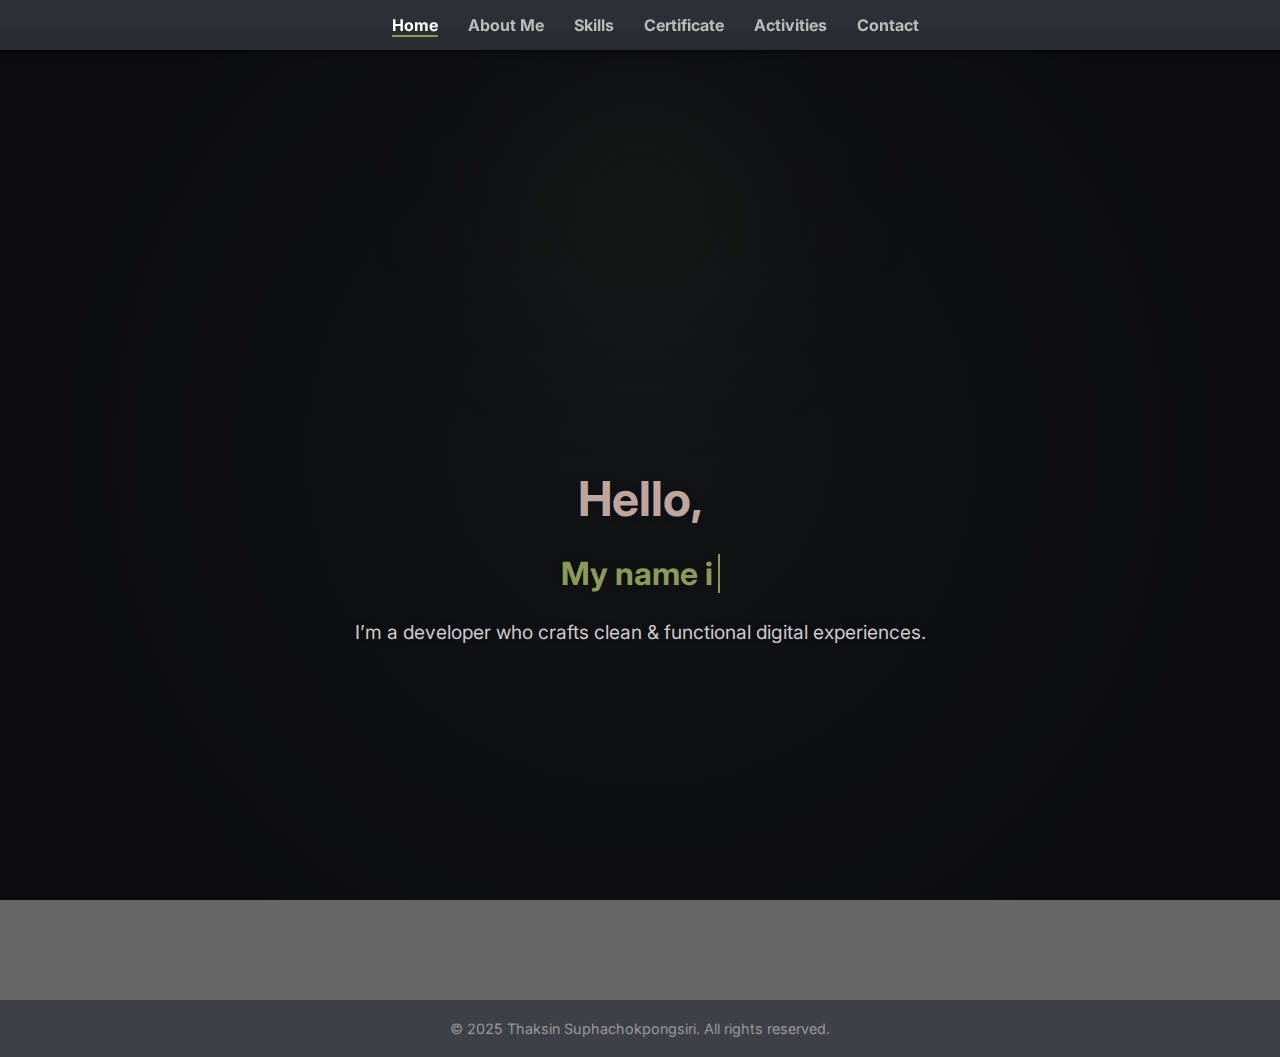
<file: index.html>
<!DOCTYPE html>
<html lang="en">
<head>
  <meta charset="UTF-8" />
  <meta name="viewport" content="width=device-width, initial-scale=1.0"/>
  <title>Home - Thaksin Suphachokpongsiri</title>
  <link rel="stylesheet" href="css/style.css" />
  <link rel="icon" href="favicon.ico" type="image/x-icon" />
  <link href="https://fonts.googleapis.com/css2?family=Inter:wght@400;700&display=swap" rel="stylesheet">
  <meta property="og:title" content="Thaksin Suphachokpongsiri - Developer Portfolio" />
  <meta property="og:description" content="Crafting clean & functional digital experiences." />
  <meta property="og:image" content="profile.jpg" />
</head>
<body>

  <!-- 🌐 Navigation -->
  <nav>
    <ul>
      <!-- 🌐 Navigation -->
<nav>
  <ul>
    <li><a href="index.html" class="active">Home</a></li>
    <li><a href="about.html">About Me</a></li>
    <li><a href="skills.html">Skills</a></li>
    <li><a href="certificate.html">Certificate</a></li>
    <li><a href="activities.html">Activities</a></li>
    <li><a href="contact.html">Contact</a></li>
  </ul>
</nav>

    </ul>
  </nav>

  <!-- 🎯 Hero Section -->
  <header class="hero">
    <div class="overlay"></div>
    <div class="hero-content">
      <h1>Hello,</h1>
      <h2><span id="typed-text"></span></h2>
      <p>I’m a developer who crafts clean & functional digital experiences.</p>
    </div>
  </header>

  <!-- 👣 Footer -->
  <footer>
    © 2025 Thaksin Suphachokpongsiri. All rights reserved.
  </footer>

  <!-- ⚙️ Typewriter Script -->
  <script>
    window.addEventListener("load", () => {
      const target = document.getElementById("typed-text");
      if (!target) return;
      const text = "My name is Thaksin Suphachokpongsiri";
      let i = 0;

      function type() {
        if (i < text.length) {
          target.innerHTML += text.charAt(i);
          i++;
          setTimeout(type, 80);
        }
      }

      type();
    });
  </script>


<script>
  document.body.classList.add('fade-in');

  document.querySelectorAll('a[href]').forEach(link => {
    const url = link.getAttribute('href');
    if (url && !url.startsWith('http') && !url.startsWith('#') && !link.hasAttribute('target')) {
      link.addEventListener('click', function (e) {
        e.preventDefault();
        document.body.classList.remove('fade-in');
        document.body.classList.add('fade-out');
        setTimeout(() => {
          window.location = url;
        }, 400);
      });
    }
  });
</script>

</body>
</html>
</file>
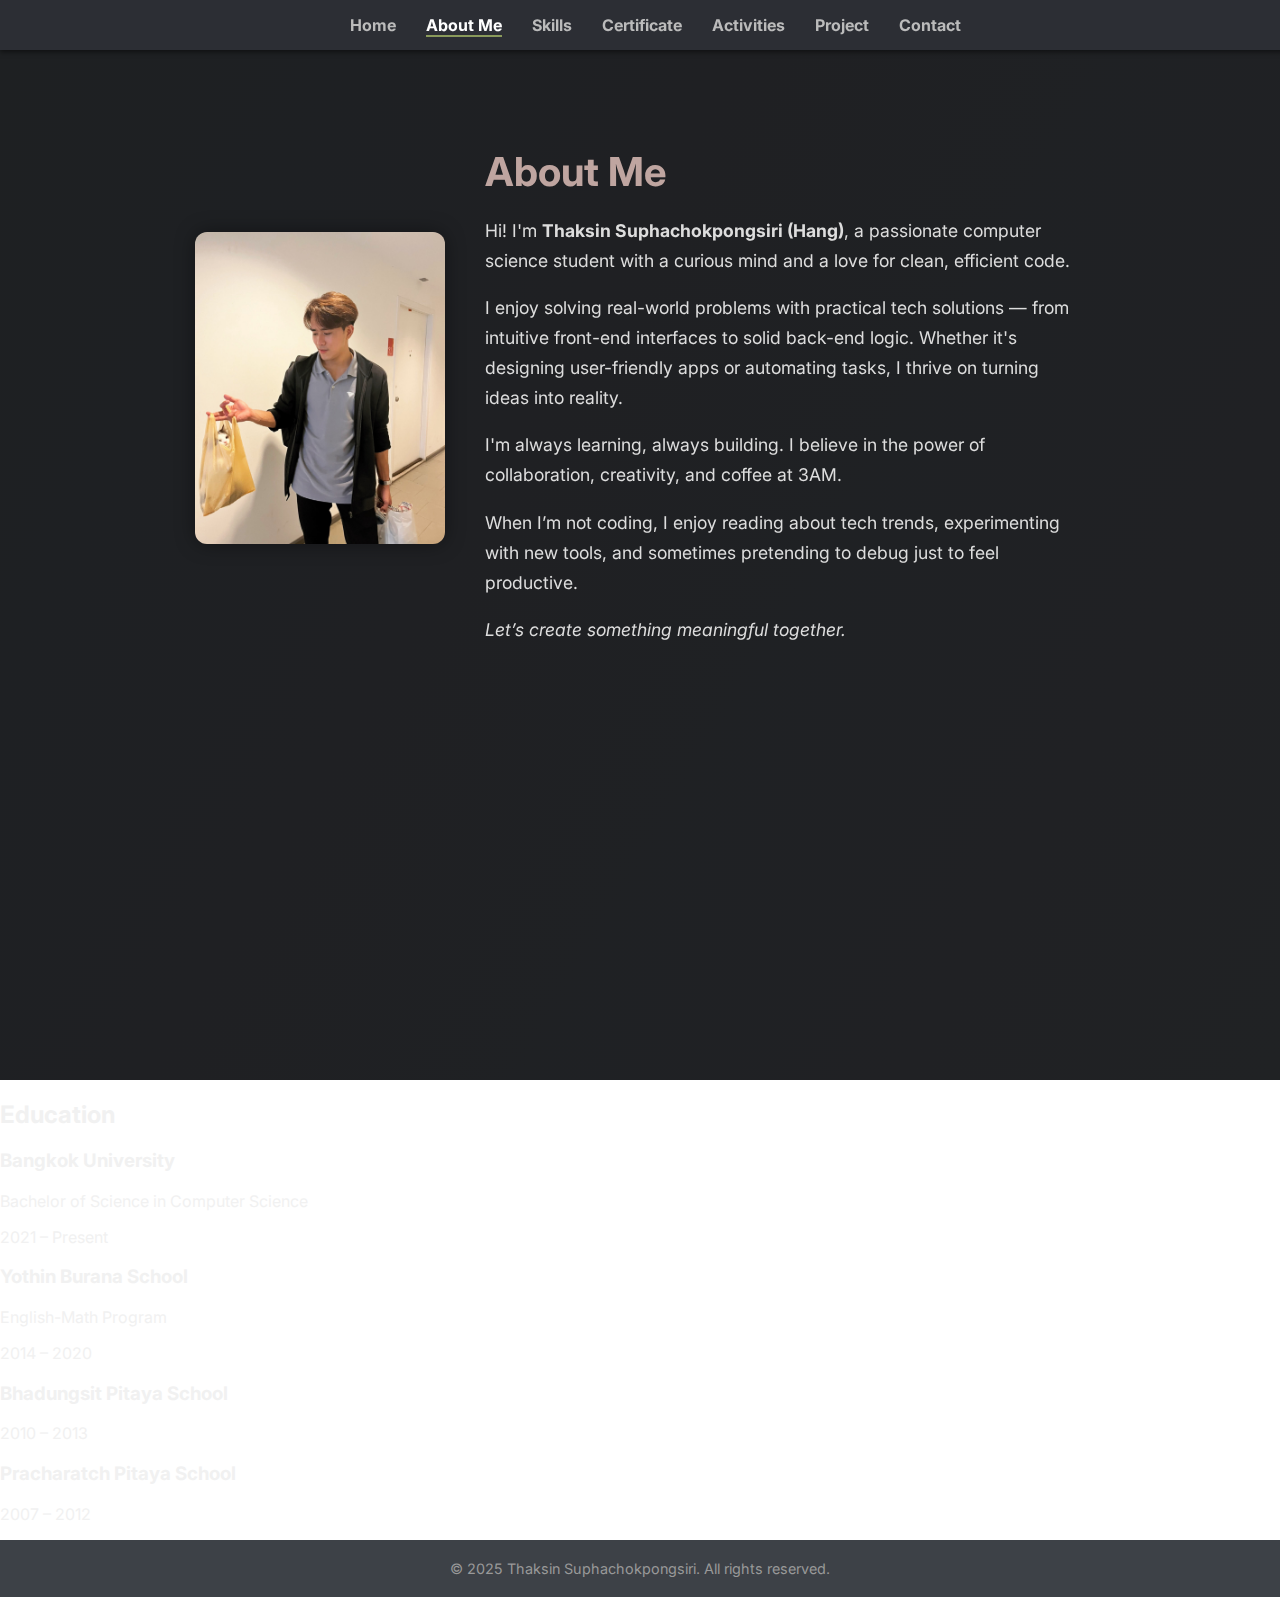
<file: about.html>
<!DOCTYPE html>
<html lang="en">
<head>
  <meta charset="UTF-8" />
  <meta name="viewport" content="width=device-width, initial-scale=1.0"/>
  <title>About - Thaksin Suphachokpongsiri</title>
  <link rel="stylesheet" href="css/style.css" />
  <link rel="stylesheet" href="css/about.css" />
  <link rel="icon" href="favicon.ico" type="image/x-icon" />
  <link href="https://fonts.googleapis.com/css2?family=Inter:wght@400;700&display=swap" rel="stylesheet">
  <meta property="og:title" content="About - Thaksin Suphachokpongsiri" />
  <meta property="og:description" content="Learn more about Thaksin, a developer passionate about solving real-world problems." />
  <meta property="og:image" content="profile.jpg" />
</head>
<body class="fade-in">

  <!-- Navbar -->
  <nav>
    <ul>
      <li><a href="index.html">Home</a></li>
      <li><a href="about.html" class="active">About Me</a></li>
      <li><a href="skills.html">Skills</a></li>
      <li><a href="certificate.html">Certificate</a></li>
      <li><a href="activities.html">Activities</a></li>
      <li><a href="project.html">Project</a></li>
      <li><a href="contact.html">Contact</a></li>
    </ul>
  </nav>

  <!-- About Section -->
  <main class="about-section scroll-reveal">
    <div class="overlay"></div>
    <div class="about-container">
      <div class="about-image">
        <img src="image\profile.jpg" alt="Profile photo of Thaksin Suphachokpongsiri">
      </div>
      <div class="about-text">
        <h1>About Me</h1>
        <p>Hi! I'm <strong>Thaksin Suphachokpongsiri (Hang)</strong>, a passionate computer science student with a curious mind and a love for clean, efficient code.</p>

        <p>I enjoy solving real-world problems with practical tech solutions — from intuitive front-end interfaces to solid back-end logic. Whether it's designing user-friendly apps or automating tasks, I thrive on turning ideas into reality.</p>

        <p>I'm always learning, always building. I believe in the power of collaboration, creativity, and coffee at 3AM.</p>

        <p>When I’m not coding, I enjoy reading about tech trends, experimenting with new tools, and sometimes pretending to debug just to feel productive.</p>

        <p><em>Let’s create something meaningful together.</em></p>

      </div>
    </div>
  </main>

  <!-- Education Section -->
  <section class="education-section scroll-reveal">
    <h2>Education</h2>
    <div class="edu-box">
      <div class="edu-item">
        <h3>Bangkok University</h3>
        <p>Bachelor of Science in Computer Science</p>
        <p class="edu-year">2021 – Present</p>
      </div>
      <div class="edu-item">
        <h3>Yothin Burana School</h3>
        <p>English-Math Program</p>
        <p class="edu-year">2014 – 2020</p>
      </div>
      <div class="edu-item">
        <h3>Bhadungsit Pitaya School</h3>
        <p class="edu-year">2010 – 2013</p>
      </div>
      <div class="edu-item">
        <h3>Pracharatch Pitaya School</h3>
        <p class="edu-year">2007 – 2012</p>
      </div>
    </div>
  </section>

  <footer>
    © 2025 Thaksin Suphachokpongsiri. All rights reserved.
  </footer>

  <!-- Page Transition -->
  <script>
    document.querySelectorAll('a[href]').forEach(link => {
      const url = link.getAttribute('href');
      if (url && !url.startsWith('http') && !url.startsWith('#') && !link.hasAttribute('target')) {
        link.addEventListener('click', function (e) {
          e.preventDefault();
          document.body.classList.remove('fade-in');
          document.body.classList.add('fade-out');
          setTimeout(() => {
            window.location = url;
          }, 400);
        });
      }
    });
  </script>

  <!-- Scroll Reveal -->
  <script>
    function revealOnScroll() {
      const reveals = document.querySelectorAll('.scroll-reveal');
      const windowHeight = window.innerHeight;

      reveals.forEach(el => {
        const elementTop = el.getBoundingClientRect().top;
        if (elementTop < windowHeight - 100) {
          el.classList.add('revealed');
        }
      });
    }

    window.addEventListener('scroll', revealOnScroll);
    window.addEventListener('load', revealOnScroll);
  </script>
  

</body>
</html>
</file>
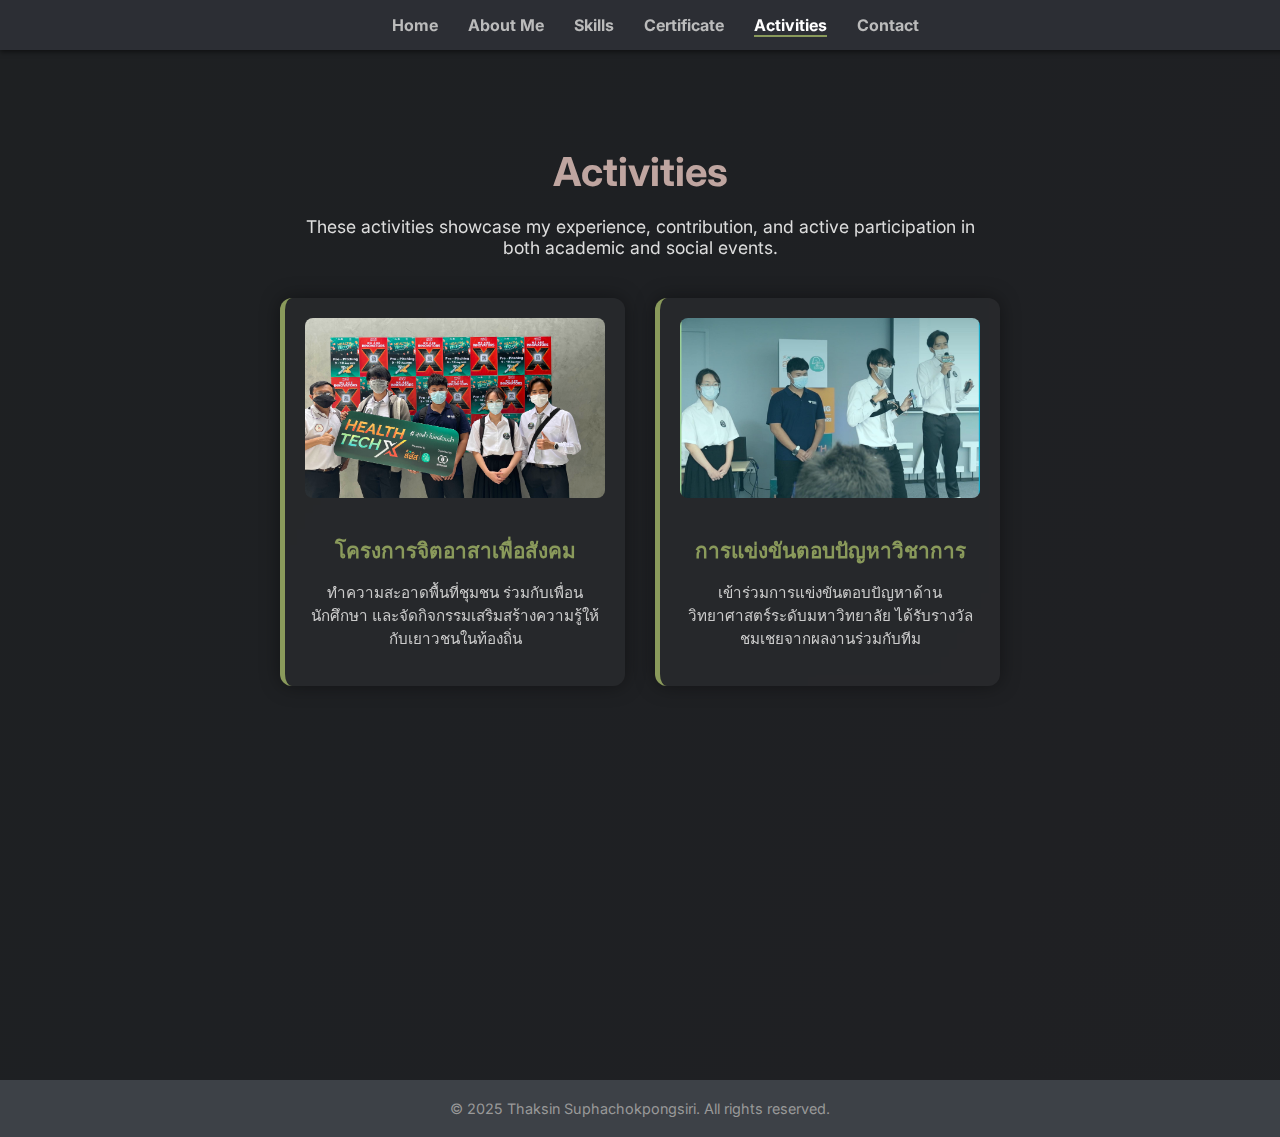
<file: activities.html>
<!DOCTYPE html>
<html lang="en">
<head>
  <meta charset="UTF-8" />
  <meta name="viewport" content="width=device-width, initial-scale=1.0"/>
  <title>Activities - Thaksin Suphachokpongsiri</title>
  <link rel="stylesheet" href="css/style.css" />
  <link rel="stylesheet" href="css/activities.css" />
  <link rel="icon" href="favicon.ico" type="image/x-icon" />
  <link href="https://fonts.googleapis.com/css2?family=Inter:wght@400;700&display=swap" rel="stylesheet">
</head>
<body>

  <!-- Navigation -->
  <nav>
    <ul>
      <li><a href="index.html">Home</a></li>
      <li><a href="about.html">About Me</a></li>
      <li><a href="skills.html">Skills</a></li>
      <li><a href="certificate.html">Certificate</a></li>
      <li><a href="activities.html" class="active">Activities</a></li>
      <li><a href="contact.html">Contact</a></li>
    </ul>
  </nav>

  <!-- Activities Section -->
  <main class="activities-section">
    <div class="overlay"></div>
    <div class="activities-container">
      <h1>Activities</h1>
      <p class="intro">These activities showcase my experience, contribution, and active participation in both academic and social events.</p>

      <div class="activities-grid">
        <div class="activities-card">
          <img src="IMG_2760.jpg" alt="Volunteer Activity">
          <h2>โครงการจิตอาสาเพื่อสังคม</h2>
          <p>ทำความสะอาดพื้นที่ชุมชน ร่วมกับเพื่อนนักศึกษา และจัดกิจกรรมเสริมสร้างความรู้ให้กับเยาวชนในท้องถิ่น</p>
        </div>

        <div class="activities-card">
          <img src="IMG_2808.jpg" alt="Academic Quiz">
          <h2>การแข่งขันตอบปัญหาวิชาการ</h2>
          <p>เข้าร่วมการแข่งขันตอบปัญหาด้านวิทยาศาสตร์ระดับมหาวิทยาลัย ได้รับรางวัลชมเชยจากผลงานร่วมกับทีม</p>
        </div>
      </div>
    </div>
  </main>

  <!-- Footer -->
  <footer>
    © 2025 Thaksin Suphachokpongsiri. All rights reserved.
  </footer>


<script>
  document.body.classList.add('fade-in');

  document.querySelectorAll('a[href]').forEach(link => {
    const url = link.getAttribute('href');
    if (url && !url.startsWith('http') && !url.startsWith('#') && !link.hasAttribute('target')) {
      link.addEventListener('click', function (e) {
        e.preventDefault();
        document.body.classList.remove('fade-in');
        document.body.classList.add('fade-out');
        setTimeout(() => {
          window.location = url;
        }, 400);
      });
    }
  });
</script>

</body>
</html>
</file>
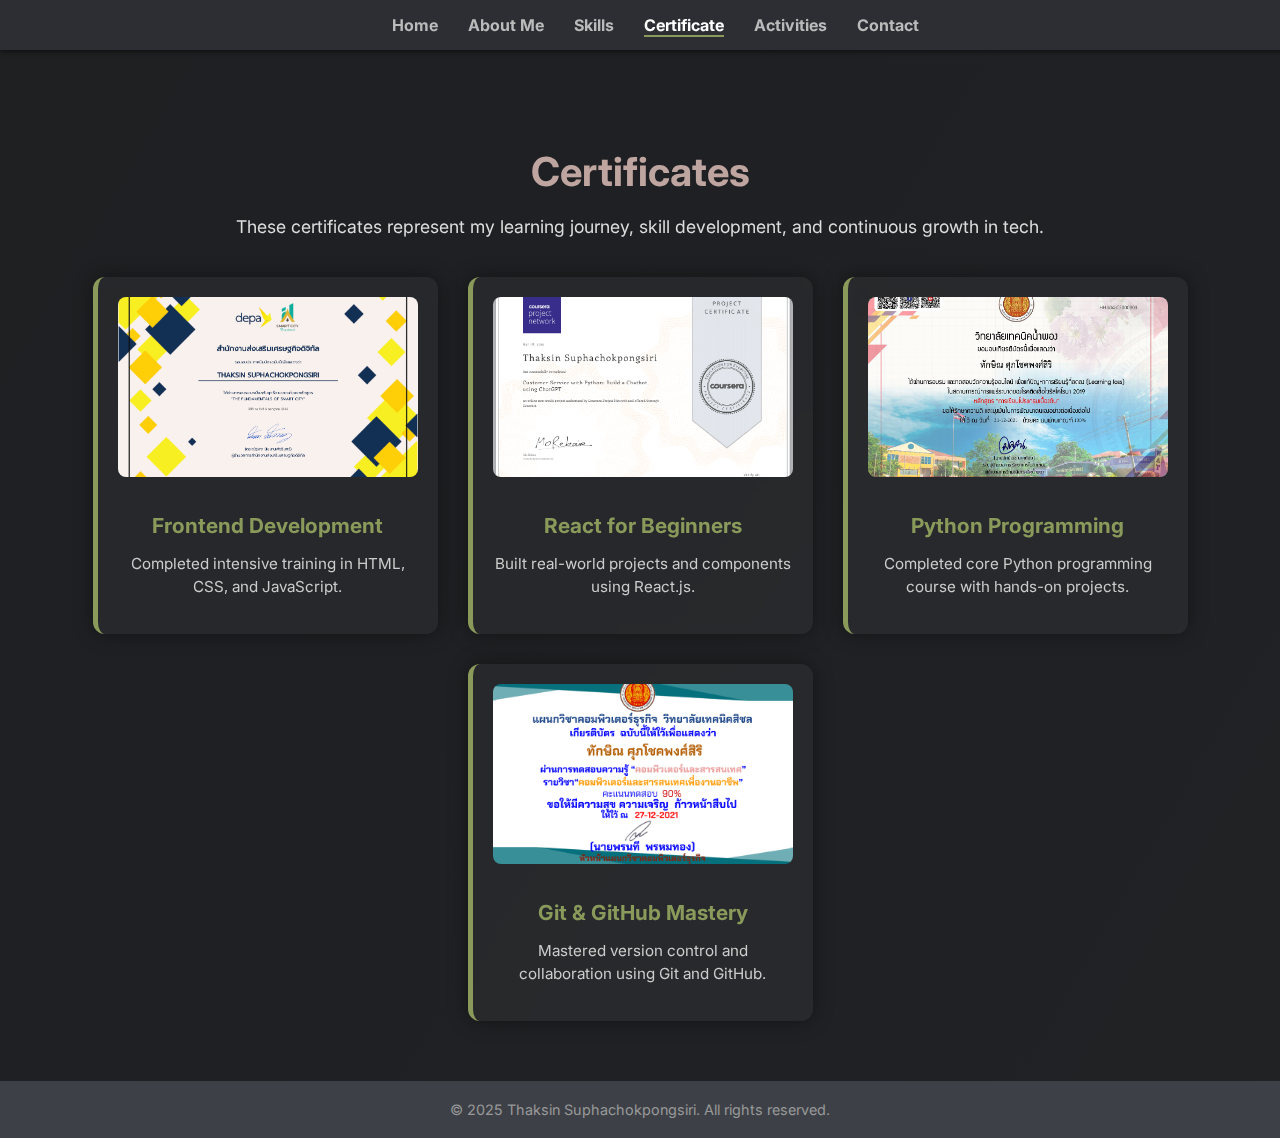
<file: certificate.html>
<!DOCTYPE html>
<html lang="en">
<head>
  <meta charset="UTF-8" />
  <meta name="viewport" content="width=device-width, initial-scale=1.0"/>
  <title>Certificates - Thaksin Suphachokpongsiri</title>
  <link rel="stylesheet" href="css/style.css" />
  <link rel="stylesheet" href="css/certificate.css" />
  <link rel="icon" href="favicon.ico" type="image/x-icon" />
  <link href="https://fonts.googleapis.com/css2?family=Inter:wght@400;700&display=swap" rel="stylesheet">
</head>
<body>

  <!-- Navigation -->
  <nav>
    <ul>
      <li><a href="index.html">Home</a></li>
      <li><a href="about.html">About Me</a></li>
      <li><a href="skills.html">Skills</a></li>
      <li><a href="certificate.html" class="active">Certificate</a></li>
      <li><a href="activities.html">Activities</a></li>
      <li><a href="contact.html">Contact</a></li>
    </ul>
  </nav>

  <!-- Certificate Section -->
  <main class="certificate-section">
    <div class="overlay"></div>
    <div class="certificate-container">
      <h1>Certificates</h1>
      <p class="intro">These certificates represent my learning journey, skill development, and continuous growth in tech.</p>

      <div class="certificate-grid">
        <div class="certificate-card">
          <img src="ce1.png" alt="Frontend Certificate">
          <h2>Frontend Development</h2>
          <p>Completed intensive training in HTML, CSS, and JavaScript.</p>
        </div>

        <div class="certificate-card">
          <img src="ce2.png" alt="React Certificate">
          <h2>React for Beginners</h2>
          <p>Built real-world projects and components using React.js.</p>
        </div>

        <div class="certificate-card">
          <img src="ce3.png" alt="Python Certificate">
          <h2>Python Programming</h2>
          <p>Completed core Python programming course with hands-on projects.</p>
        </div>

        <div class="certificate-card">
          <img src="ce4.png" alt="Git Certificate">
          <h2>Git & GitHub Mastery</h2>
          <p>Mastered version control and collaboration using Git and GitHub.</p>
        </div>
      </div>
    </div>
  </main>

  <!-- Footer -->
  <footer>
    © 2025 Thaksin Suphachokpongsiri. All rights reserved.
  </footer>


<script>
  document.body.classList.add('fade-in');

  document.querySelectorAll('a[href]').forEach(link => {
    const url = link.getAttribute('href');
    if (url && !url.startsWith('http') && !url.startsWith('#') && !link.hasAttribute('target')) {
      link.addEventListener('click', function (e) {
        e.preventDefault();
        document.body.classList.remove('fade-in');
        document.body.classList.add('fade-out');
        setTimeout(() => {
          window.location = url;
        }, 400);
      });
    }
  });
</script>

</body>
</html>
</file>
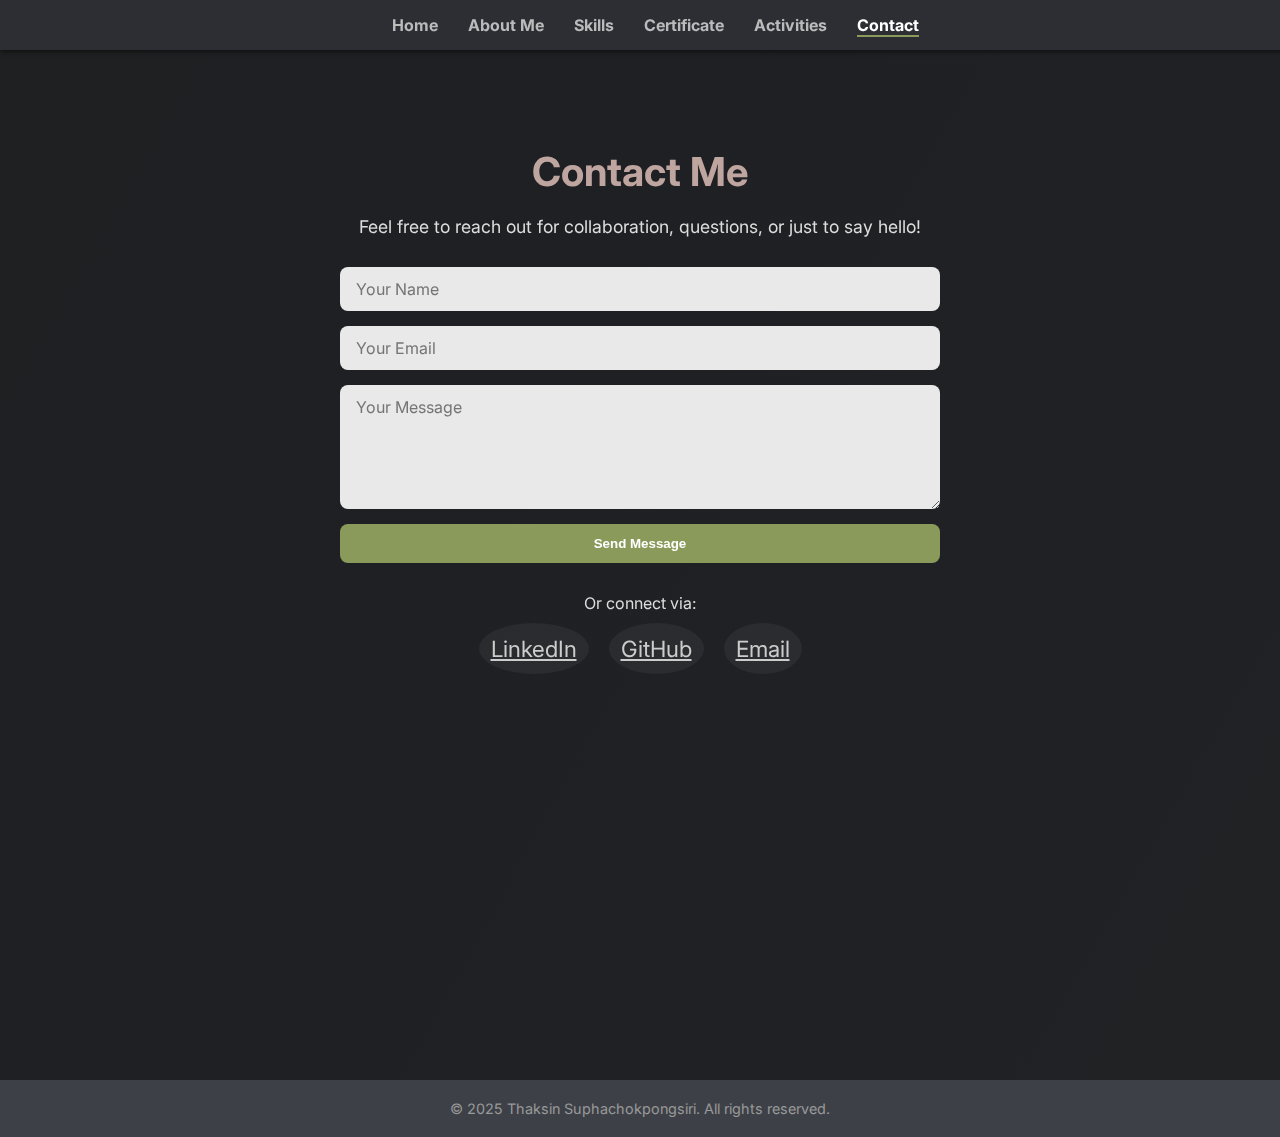
<file: contact.html>
<!DOCTYPE html>
<html lang="en">
<head>
  <meta charset="UTF-8" />
  <meta name="viewport" content="width=device-width, initial-scale=1.0"/>
  <title>Contact - Thaksin Suphachokpongsiri</title>
  <link rel="stylesheet" href="css/style.css" />
  <link rel="stylesheet" href="css/contact.css" />
  <link rel="icon" href="favicon.ico" type="image/x-icon" />
  <link href="https://fonts.googleapis.com/css2?family=Inter:wght@400;700&display=swap" rel="stylesheet">
</head>
<body>

  <nav>
    <ul>
      <li><a href="index.html">Home</a></li>
      <li><a href="about.html">About Me</a></li>
      <li><a href="skills.html">Skills</a></li>
      <li><a href="certificate.html">Certificate</a></li>
      <li><a href="activities.html">Activities</a></li>
      <li><a href="contact.html" class="active">Contact</a></li>
    </ul>
  </nav>

  <main class="contact-section">
    <div class="overlay"></div>
    <div class="contact-container">
      <h1>Contact Me</h1>
      <p class="intro">Feel free to reach out for collaboration, questions, or just to say hello!</p>

      <form class="contact-form">
        <input type="text" placeholder="Your Name" required />
        <input type="email" placeholder="Your Email" required />
        <textarea rows="5" placeholder="Your Message" required></textarea>
        <button type="submit">Send Message</button>
      </form>

      <div class="contact-social">
        <p>Or connect via:</p>
        <ul>
          <li><a href="#">LinkedIn</a></li>
          <li><a href="#">GitHub</a></li>
          <li><a href="mailto:your.email@example.com">Email</a></li>
        </ul>
      </div>
    </div>
  </main>

  <footer>
    © 2025 Thaksin Suphachokpongsiri. All rights reserved.
  </footer>

<script>
  document.body.classList.add('fade-in');

  document.querySelectorAll('a[href]').forEach(link => {
    const url = link.getAttribute('href');
    if (url && !url.startsWith('http') && !url.startsWith('#') && !link.hasAttribute('target')) {
      link.addEventListener('click', function (e) {
        e.preventDefault();
        document.body.classList.remove('fade-in');
        document.body.classList.add('fade-out');
        setTimeout(() => {
          window.location = url;
        }, 400);
      });
    }
  });
</script>

</body>
</html>
</file>
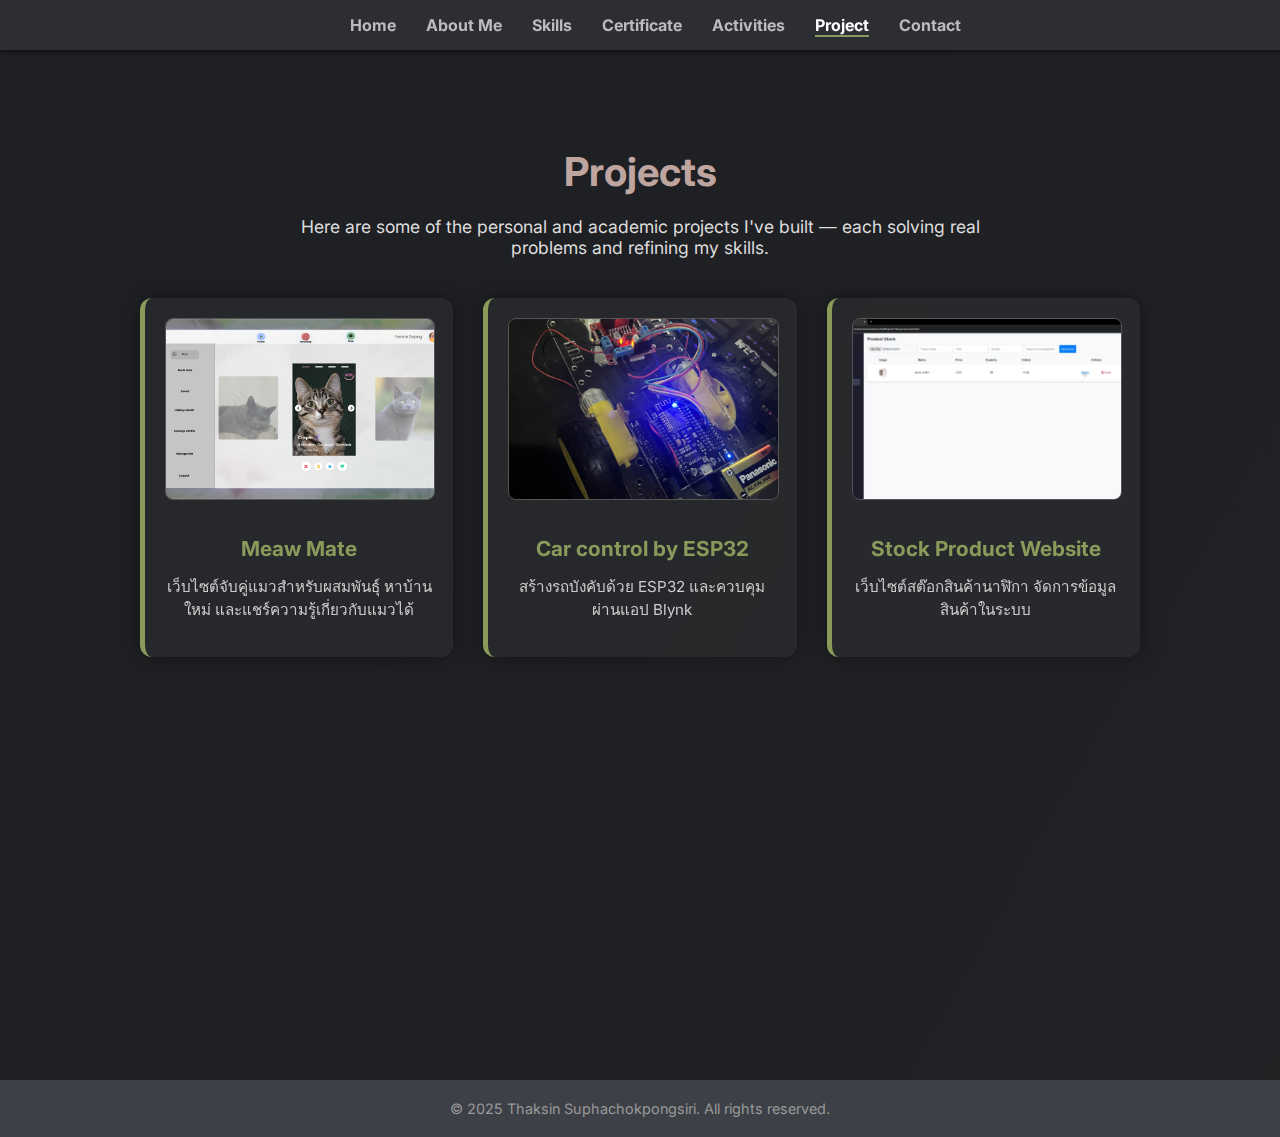
<file: project.html>
<!DOCTYPE html>
<html lang="en">
<head>
  <meta charset="UTF-8" />
  <meta name="viewport" content="width=device-width, initial-scale=1.0"/>
  <title>Projects - Thaksin Suphachokpongsiri</title>
  <link rel="stylesheet" href="css/style.css" />
  <link rel="stylesheet" href="css/project.css" />
  <link rel="icon" href="favicon.ico" type="image/x-icon" />
  <link href="https://fonts.googleapis.com/css2?family=Inter:wght@400;700&display=swap" rel="stylesheet">
</head>
<body class="fade-in">

  <!-- Navigation -->
  <nav>
    <ul>
      <li><a href="index.html">Home</a></li>
      <li><a href="about.html">About Me</a></li>
      <li><a href="skills.html">Skills</a></li>
      <li><a href="certificate.html">Certificate</a></li>
      <li><a href="activities.html">Activities</a></li>
      <li><a href="project.html" class="active">Project</a></li>
      <li><a href="contact.html">Contact</a></li>
    </ul>
  </nav>

  <!-- Project Section -->
  <main class="project-section scroll-reveal">
    <div class="overlay"></div>
    <div class="project-container">
      <h1>Projects</h1>
      <p class="intro">Here are some of the personal and academic projects I've built — each solving real problems and refining my skills.</p>

      <div class="project-grid">
        <div class="project-card scroll-reveal">
          <img src="image/pro1.png" alt="Meaw Mate">
          <h2>Meaw Mate</h2>
          <p>เว็บไซต์จับคู่แมวสำหรับผสมพันธุ์ หาบ้านใหม่ และแชร์ความรู้เกี่ยวกับแมวได้</p>
        </div>

        <div class="project-card scroll-reveal">
          <img src="image/pro2.jpg" alt="Car Control by ESP32">
          <h2>Car control by ESP32</h2>
          <p>สร้างรถบังคับด้วย ESP32 และควบคุมผ่านแอป Blynk</p>
        </div>

        <div class="project-card scroll-reveal">
          <img src="image/pro3.png" alt="Stock Product Website">
          <h2>Stock Product Website</h2>
          <p>เว็บไซต์สต๊อกสินค้านาฬิกา จัดการข้อมูลสินค้าในระบบ</p>
        </div>
      </div>
    </div>
  </main>

  <footer>
    © 2025 Thaksin Suphachokpongsiri. All rights reserved.
  </footer>

  <script>
    function revealOnScroll() {
      const reveals = document.querySelectorAll('.scroll-reveal');
      const windowHeight = window.innerHeight;
      reveals.forEach(el => {
        const top = el.getBoundingClientRect().top;
        if (top < windowHeight - 100) {
          el.classList.add('revealed');
        }
      });
    }

    window.addEventListener('scroll', revealOnScroll);
    window.addEventListener('load', revealOnScroll);

    document.querySelectorAll('a[href]').forEach(link => {
      const url = link.getAttribute('href');
      if (url && !url.startsWith('http') && !url.startsWith('#') && !link.hasAttribute('target')) {
        link.addEventListener('click', function (e) {
          e.preventDefault();
          document.body.classList.remove('fade-in');
          document.body.classList.add('fade-out');
          setTimeout(() => {
            window.location = url;
          }, 400);
        });
      }
    });
  </script>

</body>
</html>
</file>
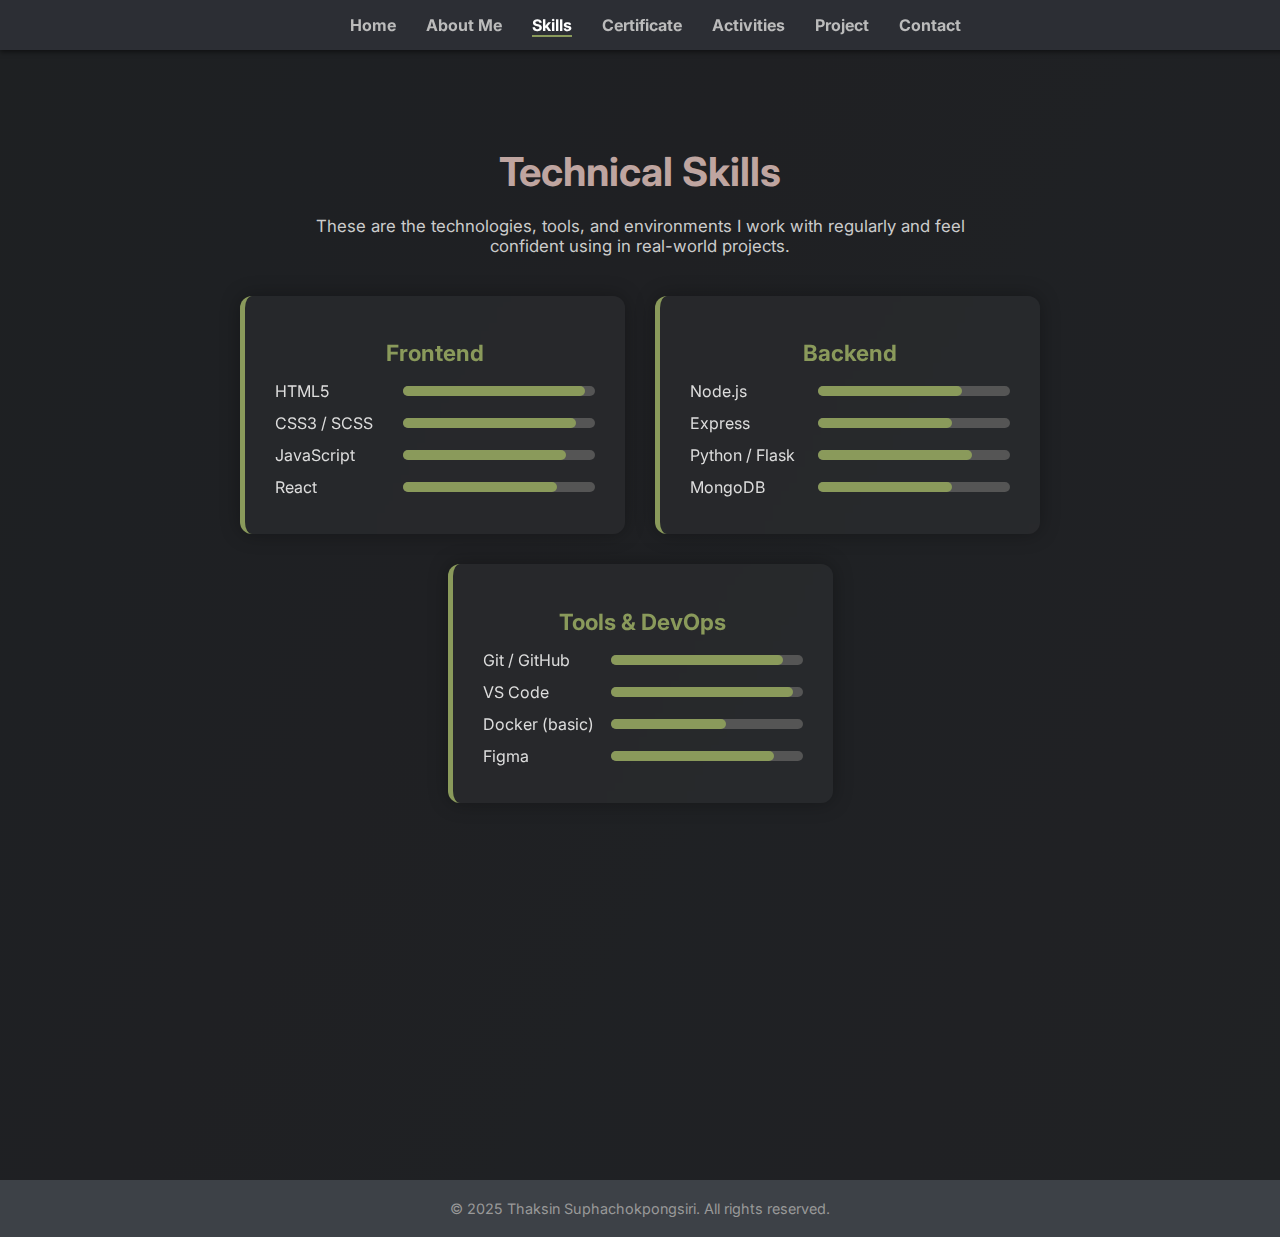
<file: skills.html>
<!DOCTYPE html>
<html lang="en">
<head>
  <meta charset="UTF-8" />
  <meta name="viewport" content="width=device-width, initial-scale=1.0"/>
  <title>Skills - Thaksin Suphachokpongsiri</title>
  <link rel="stylesheet" href="css/style.css" />
  <link rel="stylesheet" href="css/skills.css" />
  <link rel="icon" href="favicon.ico" type="image/x-icon" />
  <link href="https://fonts.googleapis.com/css2?family=Inter:wght@400;700&display=swap" rel="stylesheet">
</head>
<body class="fade-in">

  <!-- Navigation -->
  <nav>
    <ul>
      <li><a href="index.html">Home</a></li>
      <li><a href="about.html">About Me</a></li>
      <li><a href="skills.html" class="active">Skills</a></li>
      <li><a href="certificate.html">Certificate</a></li>
      <li><a href="activities.html">Activities</a></li>
      <li><a href="project.html">Project</a></li>
      <li><a href="contact.html">Contact</a></li>
    </ul>
  </nav>

  <!-- Skills Section -->
  <main class="skills-section scroll-reveal">
    <div class="overlay"></div>
    <div class="skills-container">
      <h1>Technical Skills</h1>
      <p class="intro">These are the technologies, tools, and environments I work with regularly and feel confident using in real-world projects.</p>

      <div class="skills-grid">
        <div class="skill-card">
          <h2>Frontend</h2>
          <ul>
            <li><span>HTML5</span><progress value="95" max="100"></progress></li>
            <li><span>CSS3 / SCSS</span><progress value="90" max="100"></progress></li>
            <li><span>JavaScript</span><progress value="85" max="100"></progress></li>
            <li><span>React</span><progress value="80" max="100"></progress></li>
          </ul>
        </div>

        <div class="skill-card">
          <h2>Backend</h2>
          <ul>
            <li><span>Node.js</span><progress value="75" max="100"></progress></li>
            <li><span>Express</span><progress value="70" max="100"></progress></li>
            <li><span>Python / Flask</span><progress value="80" max="100"></progress></li>
            <li><span>MongoDB</span><progress value="70" max="100"></progress></li>
          </ul>
        </div>

        <div class="skill-card">
          <h2>Tools & DevOps</h2>
          <ul>
            <li><span>Git / GitHub</span><progress value="90" max="100"></progress></li>
            <li><span>VS Code</span><progress value="95" max="100"></progress></li>
            <li><span>Docker (basic)</span><progress value="60" max="100"></progress></li>
            <li><span>Figma</span><progress value="85" max="100"></progress></li>
          </ul>
        </div>
      </div>

      <div class="skills-extra scroll-reveal">
        <h2>Soft Skills</h2>
        <ul>
          <li>🧠 Problem-solving mindset</li>
          <li>🤝 Team collaboration</li>
          <li>📚 Continuous learning</li>
          <li>⏱️ Time management</li>
        </ul>
      </div>
    </div>
  </main>

  <footer>
    © 2025 Thaksin Suphachokpongsiri. All rights reserved.
  </footer>

  <!-- Scripts -->
  <script>
    document.querySelectorAll('a[href]').forEach(link => {
      const url = link.getAttribute('href');
      if (url && !url.startsWith('http') && !url.startsWith('#') && !link.hasAttribute('target')) {
        link.addEventListener('click', function (e) {
          e.preventDefault();
          document.body.classList.remove('fade-in');
          document.body.classList.add('fade-out');
          setTimeout(() => {
            window.location = url;
          }, 400);
        });
      }
    });

    function revealOnScroll() {
      const reveals = document.querySelectorAll('.scroll-reveal');
      const windowHeight = window.innerHeight;
      reveals.forEach(el => {
        const elementTop = el.getBoundingClientRect().top;
        if (elementTop < windowHeight - 100) {
          el.classList.add('revealed');
        }
      });
    }
    window.addEventListener('scroll', revealOnScroll);
    window.addEventListener('load', revealOnScroll);
  </script>

</body>
</html>
</file>
<file: css/style.css>
body {
  margin: 0;
  font-family: 'Inter', sans-serif;
  background: radial-gradient(circle at center, #2e3239, #1e1f26 80%);
  background-attachment: fixed;
  background-size: cover;
  animation: bgMove 20s ease infinite;
  color: #f1f1f1;
  overflow-x: hidden;
}

/* Particle background */
#particles-js {
  position: fixed;
  top: 0; left: 0;
  width: 100%;
  height: 200%;
  z-index: 2;
}

nav {
  background-color: rgba(45, 48, 54, 0.9);
  padding: 15px;
  position: fixed;
  top: 0;
  width: 100%;
  z-index: 2;
  box-shadow: 0 2px 5px rgba(0,0,0,0.5);
}

nav ul {
  display: flex;
  justify-content: center;
  list-style: none;
  gap: 30px;
  margin: 0;
  padding: 0;
}

nav a {
  color: #bbb;
  text-decoration: none;
  font-weight: bold;
  transition: all 0.3s ease;
}

nav a:hover,
nav a.active {
  color: #ffffff;
  border-bottom: 2px solid #8A9A5B;
}

.hero {
  position: relative;
  height: 100vh;
  display: flex;
  align-items: center;
  justify-content: center;
  text-align: center;
  overflow: hidden;
  padding-top: 100px;
  z-index: 1;
}

.hero .overlay {
  position: absolute;
  inset: 0;
  background: rgba(0, 0, 0, 0.6);
  z-index: 1;
}

/* 💡 Floating Glow Effect */
.hero::before {
  content: '';
  position: absolute;
  width: 300px;
  height: 300px;
  background: radial-gradient(circle, rgba(138,154,91,0.3) 0%, transparent 70%);
  top: 20%;
  left: 50%;
  transform: translate(-50%, -50%);
  filter: blur(80px);
  z-index: 0;
  animation: floatGlow 10s ease-in-out infinite alternate;
}

@keyframes floatGlow {
  0% { transform: translate(-50%, -50%) scale(1); }
  100% { transform: translate(-50%, -60%) scale(1.2); }
}

.hero-content {
  position: relative;
  z-index: 2;
  max-width: 800px;
  padding: 20px;
}

.hero-content h1 {
  font-size: 3rem;
  color: #BFA5A0;
  margin-bottom: 10px;
  text-shadow: 0 0 10px rgba(0,0,0,0.3);
}

.hero-content h2 {
  font-size: 2rem;
  font-weight: normal;
  color: #F8F6F0;
  text-shadow: 0 0 10px rgba(0,0,0,0.3);
}

.hero-content h2 span {
  color: #8A9A5B;
  font-weight: bold;
  border-right: 2px solid #8A9A5B;
  padding-right: 5px;
  white-space: nowrap;
  overflow: hidden;
  animation: blink 0.8s step-end infinite;
}

@keyframes blink {
  50% { border-color: transparent; }
}

.hero-content p {
  margin-top: 20px;
  color: #ccc;
  font-size: 1.2rem;
  text-shadow: 0 0 6px rgba(0,0,0,0.3);
}

footer {
  background-color: #3d4147;
  text-align: center;
  padding: 20px;
  font-size: 0.9rem;
  color: #999;
  z-index: 2;
  position: relative;
}

@keyframes bgMove {
  0% { background-position: 0% 50%; }
  50% { background-position: 100% 50%; }
  100% { background-position: 0% 50%; }
}
</file>
<file: css/about.css>
.about-section {
  position: relative;
  background: linear-gradient(120deg, #2e3239, #3d4147, #2e3239);
  background-size: 600% 600%;
  animation: bgMove 20s ease infinite;
  padding: 120px 20px 60px;
  color: #f1f1f1;
  min-height: 100vh;
  overflow: hidden;
}

.about-section .overlay {
  position: absolute;
  inset: 0;
  background: rgba(20, 20, 20, 0.6);
  z-index: 1;
}

.about-container {
  position: relative;
  z-index: 2;
  display: flex;
  flex-wrap: wrap;
  max-width: 1000px;
  margin: auto;
  gap: 40px;
  align-items: center;
  justify-content: center;
}

.about-image img {
  width: 250px;
  border-radius: 12px;
  box-shadow: 0 0 20px rgba(0,0,0,0.4);
  transition: transform 0.3s ease;
}

.about-image img:hover {
  transform: scale(1.05);
}

.about-text {
  max-width: 600px;
}

.about-text h1 {
  font-size: 2.5rem;
  color: #BFA5A0;
  margin-bottom: 20px;
}

.about-text p {
  line-height: 1.7;
  margin-bottom: 15px;
  font-size: 1.1rem;
  color: #ddd;
}

/* Responsive */
@media screen and (max-width: 768px) {
  .about-container {
    flex-direction: column;
    text-align: center;
  }

  .about-image img {
    width: 180px;
  }
}

/* Reuse from style.css */
@keyframes bgMove {
  0% { background-position: 0% 50%; }
  50% { background-position: 100% 50%; }
  100% { background-position: 0% 50%; }
}
</file>
<file: css/activities.css>
body.fade-in {
  opacity: 1;
  transition: opacity 0.4s ease;
}
body.fade-out {
  opacity: 0;
  transition: opacity 0.4s ease;
}

.activities-section {
  position: relative;
  background: linear-gradient(120deg, #2e3239, #3d4147);
  background-size: 600% 600%;
  animation: bgMove 20s ease infinite;
  padding: 120px 20px 60px;
  color: #f1f1f1;
  min-height: 100vh;
  overflow: hidden;
}

.overlay {
  position: absolute;
  inset: 0;
  background: rgba(20, 20, 20, 0.6);
  z-index: 1;
}

.activities-container {
  position: relative;
  z-index: 2;
  max-width: 1100px;
  margin: auto;
  text-align: center;
}

.activities-container h1 {
  font-size: 2.5rem;
  color: #BFA5A0;
  margin-bottom: 20px;
}

.activities-container .intro {
  font-size: 1.1rem;
  color: #ddd;
  margin-bottom: 40px;
  max-width: 700px;
  margin-left: auto;
  margin-right: auto;
}

.activities-grid {
  display: flex;
  flex-wrap: wrap;
  gap: 30px;
  justify-content: center;
  max-width: 1000px;
  margin: 0 auto;
  padding: 0 10px;
}

.activities-card {
  background-color: rgba(255,255,255,0.04);
  border-radius: 12px;
  border-left: 5px solid #8A9A5B;
  padding: 20px;
  box-shadow: 0 0 20px rgba(0,0,0,0.4);
  max-width: 300px;
  flex: 1 1 250px;
  transition: transform 0.3s ease, box-shadow 0.3s ease;
  backdrop-filter: blur(4px);
  cursor: pointer;
}

.activities-card:hover {
  transform: translateY(-5px);
  box-shadow: 0 8px 25px rgba(138,154,91,0.4);
}

.activities-card img {
  width: 100%;
  height: 180px;
  object-fit: cover;
  border-radius: 8px;
  margin-bottom: 15px;
}

.activities-card h2 {
  font-size: 1.3rem;
  color: #8A9A5B;
  margin-bottom: 10px;
}

.activities-card p {
  color: #ccc;
  font-size: 0.95rem;
  line-height: 1.5;
}

.scroll-reveal {
  opacity: 0;
  transform: translateY(30px);
  transition: all 0.8s ease-out;
}

.scroll-reveal.revealed {
  opacity: 1;
  transform: translateY(0);
}

/* Lightbox */
.lightbox {
  position: fixed;
  display: none;
  justify-content: center;
  align-items: center;
  inset: 0;
  background: rgba(0, 0, 0, 0.85);
  z-index: 999;
}

.lightbox.show {
  display: flex;
}

.lightbox-content {
  max-width: 90%;
  max-height: 90vh;
  overflow: hidden;
}

.lightbox-content img {
  max-width: 100%;
  max-height: 80vh;
  border-radius: 10px;
  transition: transform 0.3s;
  cursor: zoom-in;
}

.lightbox-content img:hover {
  transform: scale(1.05);
}

.close-btn {
  position: absolute;
  top: 20px;
  right: 30px;
  font-size: 2rem;
  color: #fff;
  cursor: pointer;
}

.arrow {
  position: absolute;
  top: 50%;
  font-size: 2rem;
  color: white;
  background: rgba(50, 50, 50, 0.5);
  padding: 10px;
  border-radius: 50%;
  cursor: pointer;
  user-select: none;
  transform: translateY(-50%);
}

.arrow.left {
  left: 30px;
}

.arrow.right {
  right: 30px;
}

@keyframes bgMove {
  0% { background-position: 0% 50%; }
  50% { background-position: 100% 50%; }
  100% { background-position: 0% 50%; }
}

@media screen and (max-width: 768px) {
  .activities-grid {
    flex-direction: column;
    align-items: center;
  }

  .activities-card {
    width: 90%;
  }

  .arrow {
    font-size: 1.5rem;
  }
}

/* 🌐 Responsive for mobile */
@media screen and (max-width: 768px) {
  nav ul {
    flex-direction: column;
    gap: 10px;
    padding: 10px 0;
  }

  .hero-content h1 {
    font-size: 2rem;
  }

  .hero-content h2 {
    font-size: 1.5rem;
  }

  .hero-content p {
    font-size: 1rem;
  }

  .hero {
  height: auto;
  min-height: 100vh;
  padding: 100px 20px 50px;
  box-sizing: border-box;
}


  footer {
    font-size: 0.8rem;
    padding: 15px;
  }

  #particles-js {
  position: fixed;
  top: 0; left: 0;
  width: 100%;
  height: 100vh;
  z-index: 2;
}

}
</file>
<file: css/certificate.css>
body.fade-in {
  opacity: 1;
  transition: opacity 0.4s ease;
}

body.fade-out {
  opacity: 0;
  transition: opacity 0.4s ease;
}

.certificate-section {
  position: relative;
  background: linear-gradient(120deg, #2e3239, #3d4147, #2e3239);
  background-size: 600% 600%;
  animation: bgMove 20s ease infinite;
  padding: 120px 20px 60px;
  color: #f1f1f1;
  min-height: 100vh;
  overflow: hidden;
}

.certificate-section .overlay {
  position: absolute;
  inset: 0;
  background: rgba(20, 20, 20, 0.6);
  z-index: 1;
}

.certificate-container {
  position: relative;
  z-index: 2;
  max-width: 1100px;
  margin: auto;
  text-align: center;
}

.certificate-container h1 {
  font-size: 2.5rem;
  color: #BFA5A0;
  margin-bottom: 20px;
}

.certificate-container .intro {
  font-size: 1.1rem;
  color: #ddd;
  margin-bottom: 40px;
}

.certificate-grid {
  display: flex;
  flex-wrap: wrap;
  gap: 30px;
  justify-content: center;
}

.certificate-card {
  background-color: rgba(255, 255, 255, 0.04);
  border-radius: 12px;
  border-left: 5px solid #8A9A5B;
  padding: 20px;
  box-shadow: 0 0 20px rgba(0, 0, 0, 0.4);
  max-width: 300px;
  flex: 1 1 250px;
  transition: transform 0.3s ease, box-shadow 0.3s ease;
  backdrop-filter: blur(4px);
  cursor: pointer;
}

.certificate-card:hover {
  transform: translateY(-5px);
  box-shadow: 0 8px 25px rgba(138, 154, 91, 0.4);
}

.certificate-card img {
  width: 100%;
  height: 180px;
  object-fit: cover;
  border-radius: 8px;
  margin-bottom: 15px;
}

.certificate-card h2 {
  font-size: 1.3rem;
  color: #8A9A5B;
  margin-bottom: 10px;
}

.certificate-card p {
  color: #ccc;
  font-size: 0.95rem;
  line-height: 1.5;
}

/* Scroll Reveal */
.scroll-reveal {
  opacity: 0;
  transform: translateY(30px);
  transition: all 0.8s ease-out;
}

.scroll-reveal.revealed {
  opacity: 1;
  transform: translateY(0);
}

/* Lightbox */
.lightbox {
  position: fixed;
  top: 0; left: 0;
  width: 100vw;
  height: 100vh;
  background: rgba(10, 10, 10, 0.95);
  display: none;
  justify-content: center;
  align-items: center;
  z-index: 9999;
  padding: 20px;
  cursor: zoom-out;
}

.lightbox img {
  max-height: 90vh;
  max-width: 90vw;
  border-radius: 12px;
  object-fit: contain;
  box-shadow: 0 0 30px rgba(0, 0, 0, 0.7);
}

/* Background animation */
@keyframes bgMove {
  0% { background-position: 0% 50%; }
  50% { background-position: 100% 50%; }
  100% { background-position: 0% 50%; }
}

/* Responsive */
@media screen and (max-width: 768px) {
  .certificate-grid {
    flex-direction: column;
    align-items: center;
  }

  .certificate-card {
    width: 90%;
  }
}
</file>
<file: css/contact.css>
body.fade-in {
  opacity: 1;
  transition: opacity 0.4s ease;
}

body.fade-out {
  opacity: 0;
  transition: opacity 0.4s ease;
}

.contact-section {
  position: relative;
  background: linear-gradient(120deg, #2e3239, #3d4147, #2e3239);
  background-size: 600% 600%;
  animation: bgMove 20s ease infinite;
  padding: 120px 20px 60px;
  color: #f1f1f1;
  min-height: 100vh;
  overflow: hidden;
}

.contact-section .overlay {
  position: absolute;
  inset: 0;
  background: rgba(20, 20, 20, 0.6);
  z-index: 1;
}

.contact-container {
  position: relative;
  z-index: 2;
  max-width: 600px;
  margin: auto;
  text-align: center;
}

.contact-container h1 {
  font-size: 2.5rem;
  color: #BFA5A0;
  margin-bottom: 20px;
}

.contact-container .intro {
  font-size: 1.1rem;
  color: #ddd;
  margin-bottom: 30px;
}

.contact-form {
  display: flex;
  flex-direction: column;
  gap: 15px;
  margin-bottom: 30px;
}

.contact-form input,
.contact-form textarea {
  padding: 12px 16px;
  border: none;
  border-radius: 8px;
  font-size: 1rem;
  background-color: rgba(255,255,255,0.9);
  color: #333;
  font-family: 'Inter', sans-serif;
}

.contact-form textarea {
  resize: vertical;
}

.contact-form button {
  padding: 12px;
  background-color: #8A9A5B;
  color: #fff;
  font-weight: bold;
  border: none;
  border-radius: 8px;
  cursor: pointer;
  transition: background 0.3s ease;
}

.contact-form button:hover {
  background-color: #738045;
}

/* Social Media Icons */
.contact-social p {
  color: #ddd;
  margin-bottom: 10px;
}

.contact-social ul {
  list-style: none;
  display: flex;
  justify-content: center;
  gap: 20px;
  padding: 0;
  margin: 0;
}

.contact-social li {
  background: rgba(255, 255, 255, 0.05);
  padding: 12px;
  border-radius: 50%;
  transition: background 0.3s ease;
}

.contact-social li:hover {
  background: #8A9A5B;
}

.contact-social a {
  color: #ccc;
  font-size: 1.4rem;
  display: inline-block;
  transition: color 0.3s ease;
}

.contact-social a:hover {
  color: #fff;
}

/* Scroll Reveal */
.scroll-reveal {
  opacity: 0;
  transform: translateY(30px);
  transition: all 0.8s ease-out;
}

.scroll-reveal.revealed {
  opacity: 1;
  transform: translateY(0);
}

/* Background Animation */
@keyframes bgMove {
  0% { background-position: 0% 50%; }
  50% { background-position: 100% 50%; }
  100% { background-position: 0% 50%; }
}

/* Responsive */
@media screen and (max-width: 768px) {
  .contact-container {
    width: 90%;
  }

  .contact-form input,
  .contact-form textarea {
    font-size: 0.95rem;
  }

  .contact-form button {
    font-size: 1rem;
  }
}
</file>
<file: css/project.css>
body.fade-in {
  opacity: 1;
  transition: opacity 0.4s ease;
}

body.fade-out {
  opacity: 0;
  transition: opacity 0.4s ease;
}

.project-section {
  position: relative;
  background: linear-gradient(120deg, #2e3239, #3d4147, #2e3239);
  background-size: 600% 600%;
  animation: bgMove 20s ease infinite;
  padding: 120px 20px 60px;
  color: #f1f1f1;
  min-height: 100vh;
  overflow: hidden;
}

.project-section .overlay {
  position: absolute;
  inset: 0;
  background: rgba(20, 20, 20, 0.6);
  z-index: 1;
}

.project-container {
  position: relative;
  z-index: 2;
  max-width: 1100px;
  margin: auto;
  text-align: center;
}

.project-container h1 {
  font-size: 2.5rem;
  color: #BFA5A0;
  margin-bottom: 20px;
}

.project-container .intro {
  font-size: 1.1rem;
  color: #ddd;
  margin-bottom: 40px;
  max-width: 700px;
  margin-left: auto;
  margin-right: auto;
}

.project-grid {
  display: flex;
  flex-wrap: wrap;
  gap: 30px;
  justify-content: center;
  max-width: 1000px;
  margin: 0 auto;
  padding: 0 10px;
}

.project-card {
  background-color: rgba(255,255,255,0.04);
  border-radius: 12px;
  border-left: 5px solid #8A9A5B;
  padding: 20px;
  box-shadow: 0 0 20px rgba(0,0,0,0.4);
  max-width: 300px;
  flex: 1 1 250px;
  transition: transform 0.3s ease, box-shadow 0.3s ease;
  backdrop-filter: blur(4px);
}

.project-card:hover {
  transform: translateY(-5px);
  box-shadow: 0 10px 25px rgba(138,154,91,0.4);
}

.project-card img {
  width: 100%;
  height: 180px;
  object-fit: cover;
  border-radius: 8px;
  margin-bottom: 15px;
  border: 1px solid #555;
}

.project-card h2 {
  font-size: 1.3rem;
  color: #8A9A5B;
  margin-bottom: 10px;
}

.project-card p {
  color: #ccc;
  font-size: 0.95rem;
  line-height: 1.5;
}

/* Scroll Reveal */
.scroll-reveal {
  opacity: 0;
  transform: translateY(30px);
  transition: all 0.8s ease-out;
}

.scroll-reveal.revealed {
  opacity: 1;
  transform: translateY(0);
}

/* Background Animation */
@keyframes bgMove {
  0% { background-position: 0% 50%; }
  50% { background-position: 100% 50%; }
  100% { background-position: 0% 50%; }
}

/* Responsive */
@media screen and (max-width: 768px) {
  .project-grid {
    flex-direction: column;
    align-items: center;
  }

  .project-card {
    width: 90%;
  }
}
</file>
<file: css/skills.css>
.skills-section {
  position: relative;
  background: linear-gradient(120deg, #2e3239, #3d4147, #2e3239);
  background-size: 600% 600%;
  animation: bgMove 20s ease infinite;
  padding: 120px 20px 60px;
  color: #f1f1f1;
  min-height: 100vh;
  overflow: hidden;
}

.skills-section .overlay {
  position: absolute;
  inset: 0;
  background: rgba(20, 20, 20, 0.6);
  z-index: 1;
}

.skills-container {
  position: relative;
  z-index: 2;
  max-width: 1000px;
  margin: auto;
  text-align: center;
}

.skills-container h1 {
  font-size: 2.5rem;
  color: #BFA5A0;
  margin-bottom: 20px;
}

.skills-container .intro {
  color: #ccc;
  max-width: 700px;
  margin: 0 auto 40px;
  font-size: 1.05rem;
}

.skills-grid {
  display: flex;
  flex-wrap: wrap;
  gap: 30px;
  justify-content: center;
}

.skill-card {
  background-color: rgba(255,255,255,0.04);
  padding: 25px 30px;
  border-left: 5px solid #8A9A5B;
  border-radius: 12px;
  box-shadow: 0 0 20px rgba(0,0,0,0.3);
  max-width: 320px;
  flex: 1 1 250px;
  transition: transform 0.3s ease;
  backdrop-filter: blur(4px);
}

.skill-card:hover {
  transform: translateY(-6px);
}

.skill-card h2 {
  font-size: 1.4rem;
  color: #8A9A5B;
  margin-bottom: 15px;
}

.skill-card ul {
  list-style: none;
  padding: 0;
  margin: 0;
}

.skill-card li {
  font-size: 1rem;
  color: #ddd;
  margin-bottom: 12px;
  display: flex;
  justify-content: space-between;
  align-items: center;
}

.skill-card progress {
  width: 60%;
  height: 10px;
  border-radius: 5px;
  appearance: none;
}

.skill-card progress::-webkit-progress-bar {
  background-color: #555;
  border-radius: 5px;
}

.skill-card progress::-webkit-progress-value {
  background-color: #8A9A5B;
  border-radius: 5px;
}

.skills-extra {
  margin-top: 60px;
  background-color: rgba(255,255,255,0.03);
  border-left: 5px solid #8A9A5B;
  padding: 30px 20px;
  border-radius: 10px;
  max-width: 700px;
  margin-left: auto;
  margin-right: auto;
}

.skills-extra h2 {
  color: #BFA5A0;
  margin-bottom: 20px;
}

.skills-extra ul {
  list-style: none;
  padding: 0;
  margin: 0;
}

.skills-extra li {
  font-size: 1.05rem;
  color: #eee;
  margin-bottom: 12px;
}

/* Responsive */
@media screen and (max-width: 768px) {
  .skills-grid {
    flex-direction: column;
    align-items: center;
  }
}

/* Scroll Reveal */
.scroll-reveal {
  opacity: 0;
  transform: translateY(30px);
  transition: all 0.8s ease-out;
}

.scroll-reveal.revealed {
  opacity: 1;
  transform: translateY(0);
}
</file>
